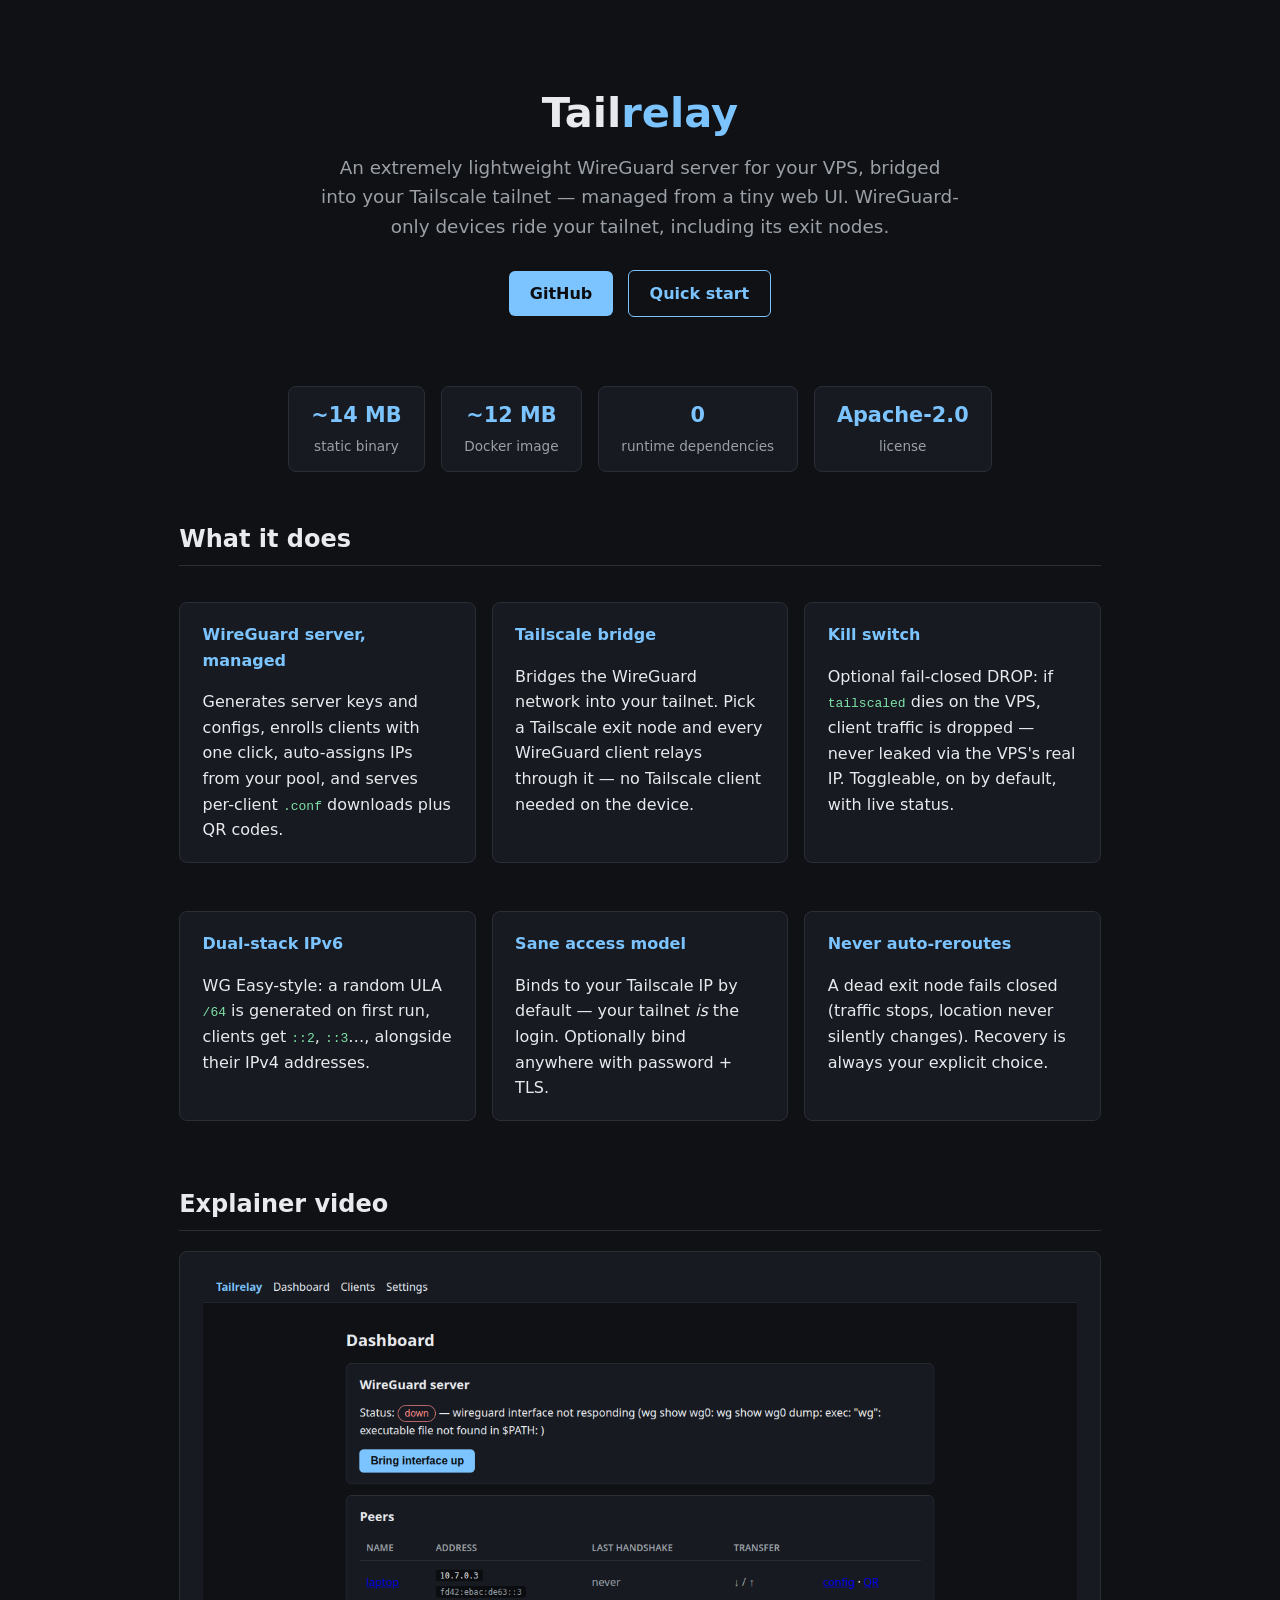
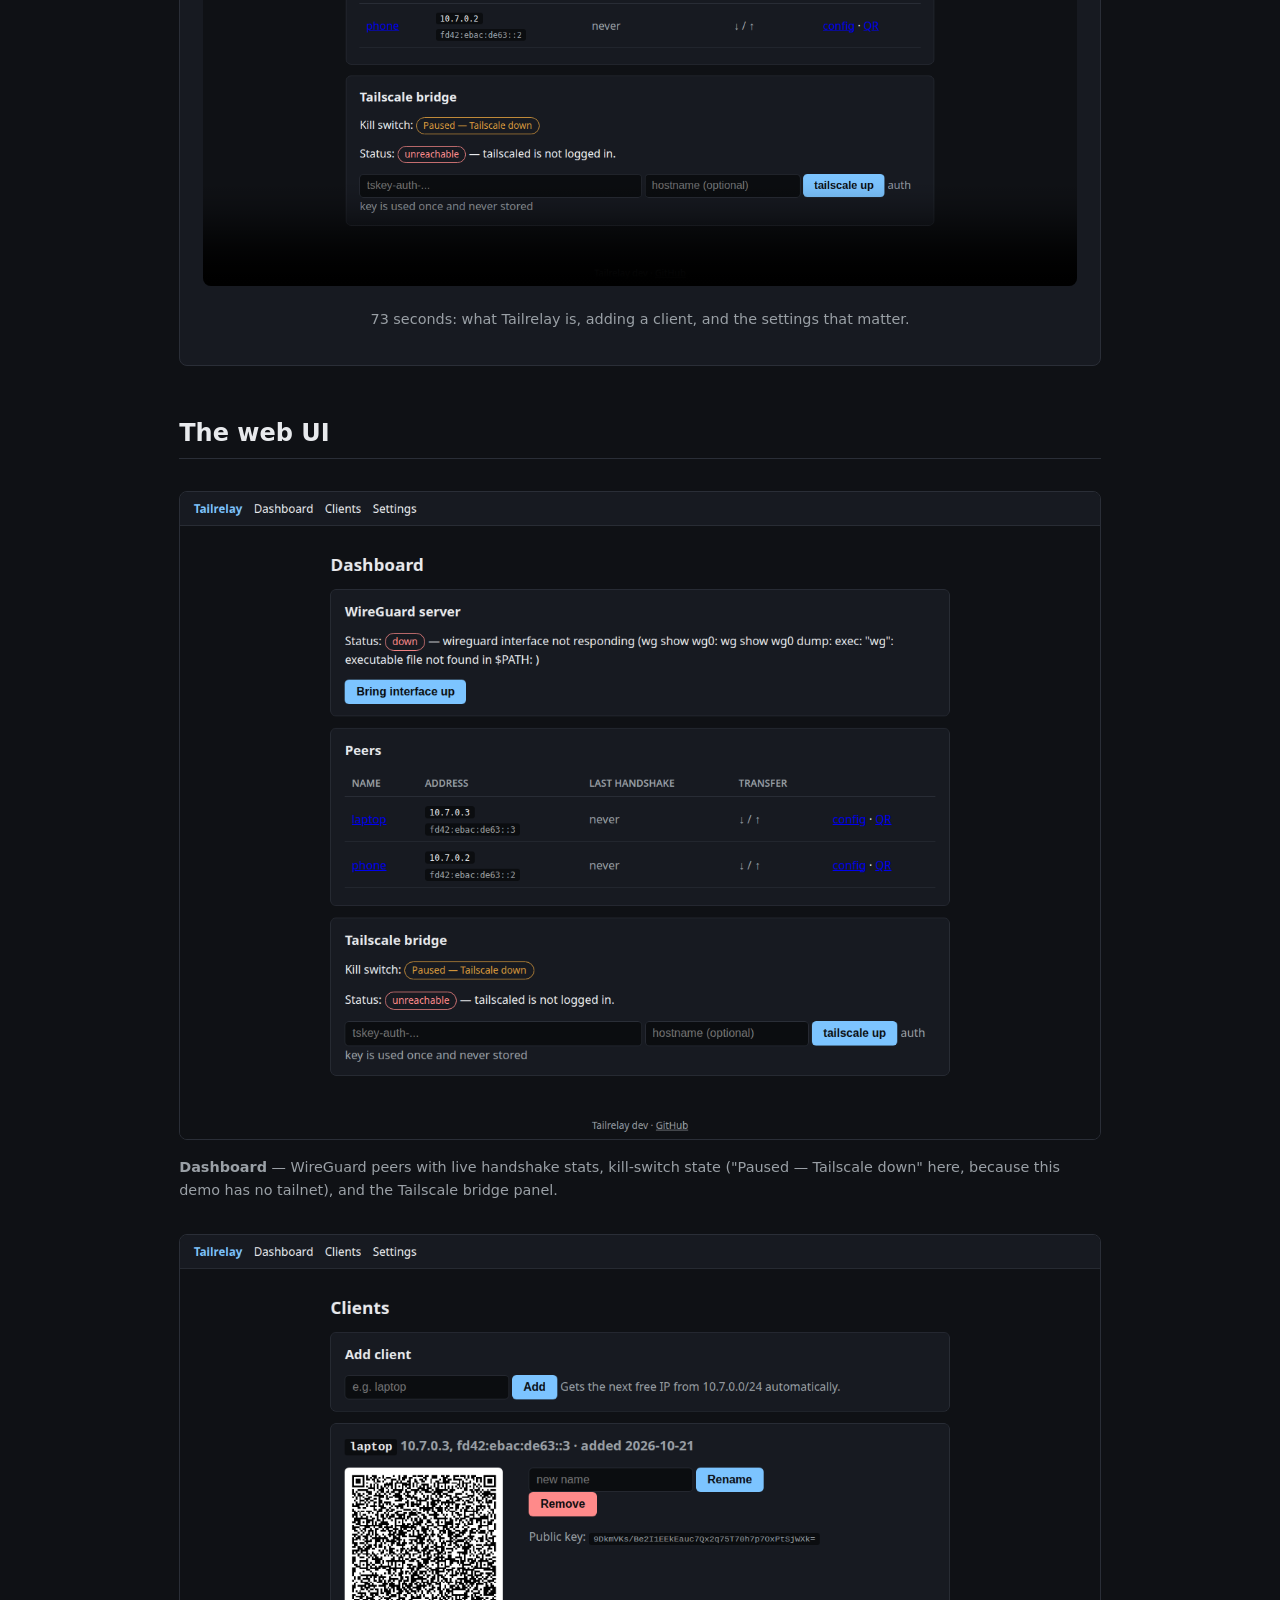
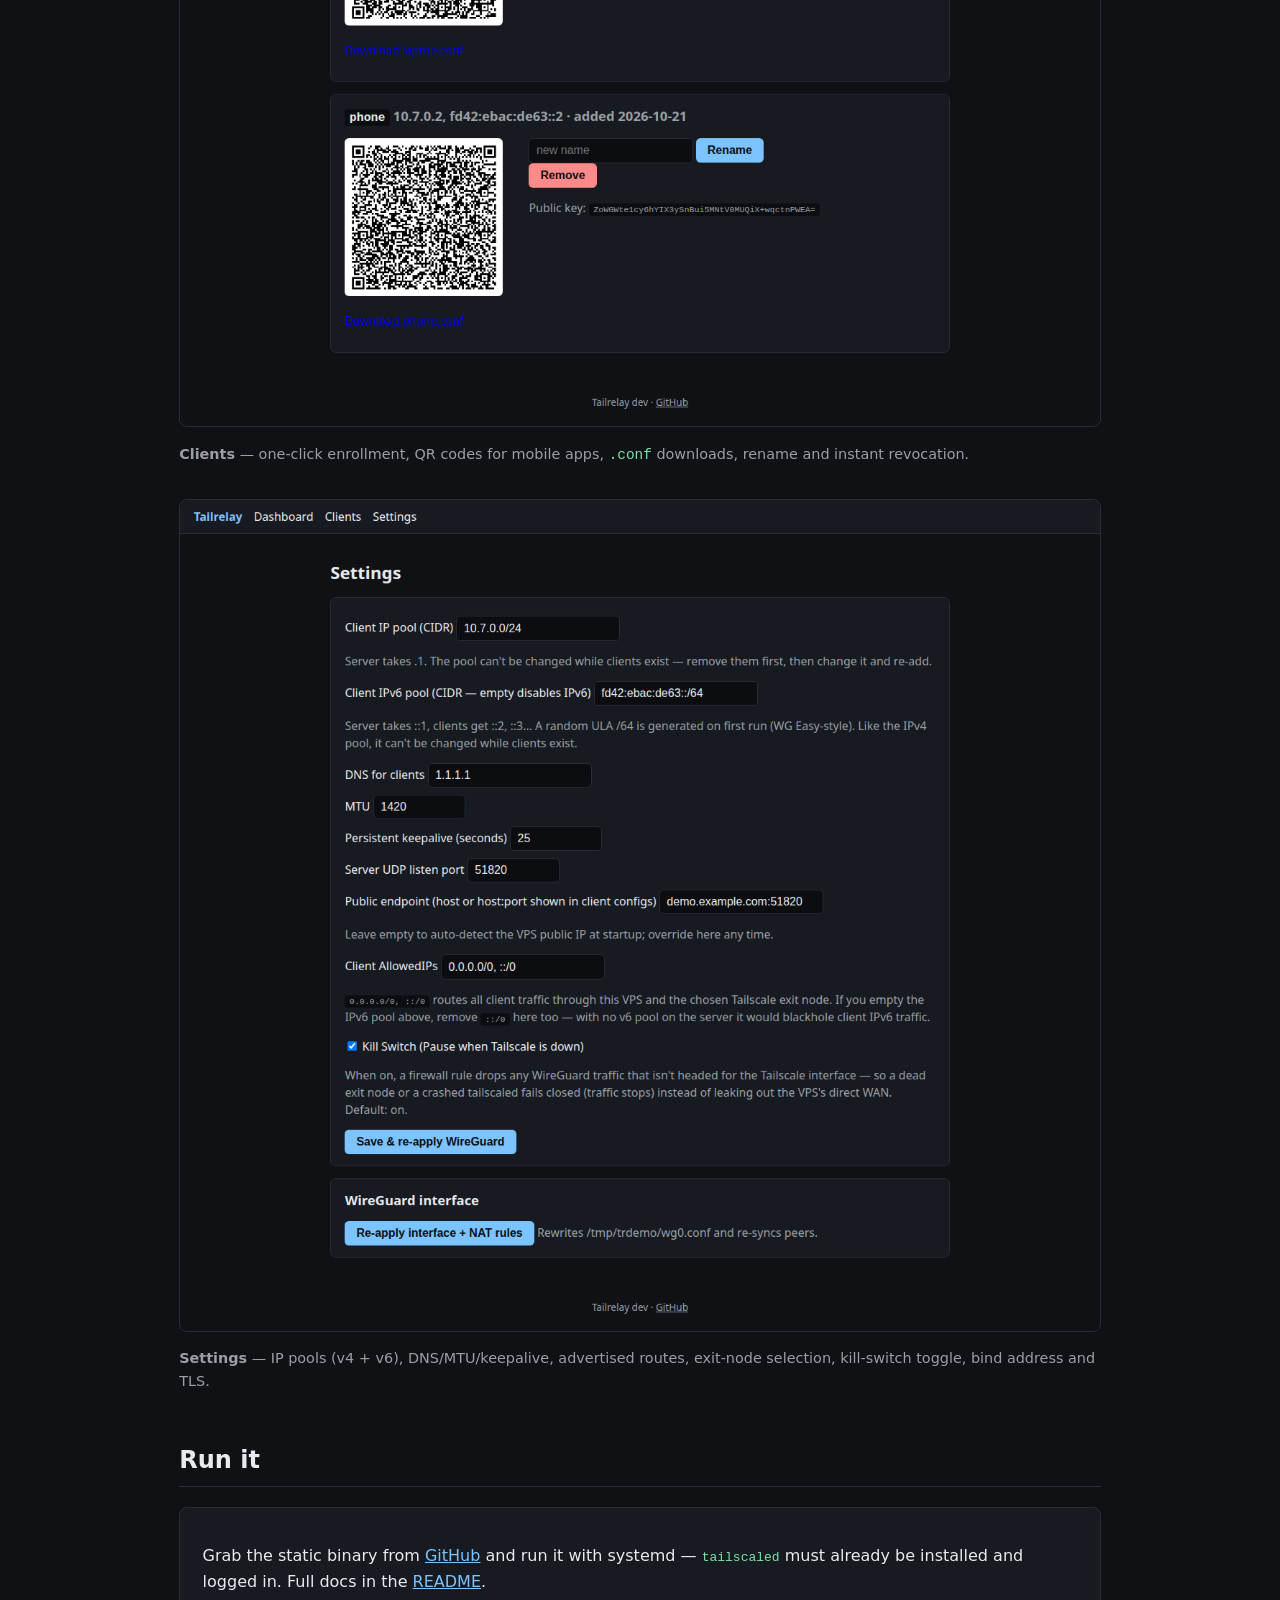
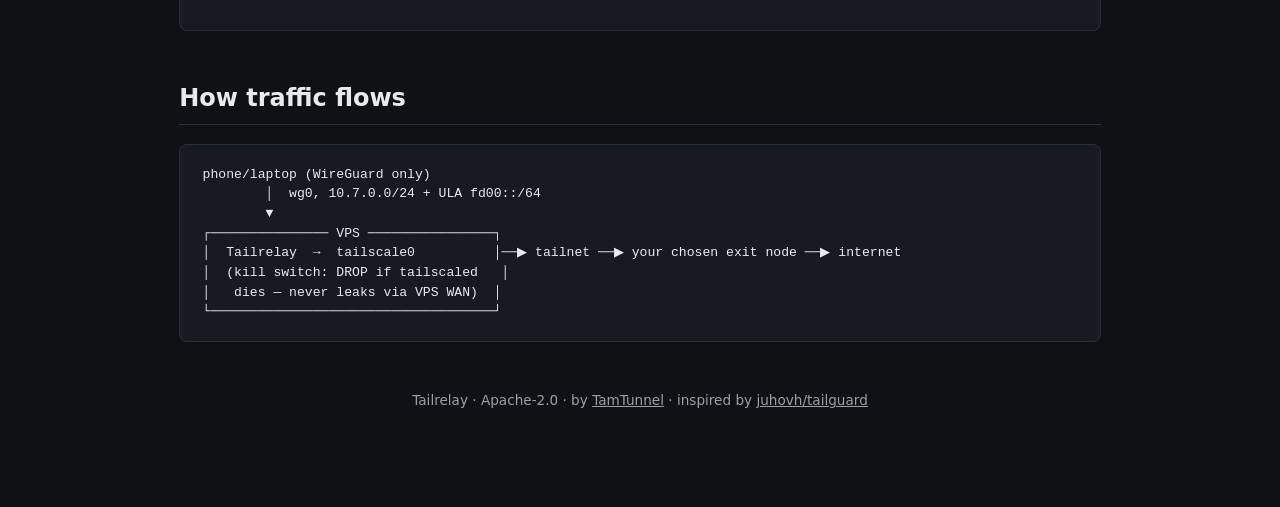
<file: index.html>
<!DOCTYPE html>
<html lang="en">
<head>
<meta charset="utf-8">
<meta name="viewport" content="width=device-width, initial-scale=1">
<title>Tailrelay — lightweight WireGuard server + Tailscale bridge</title>
<style>
:root { --bg:#0f1115; --card:#171a21; --fg:#e8eaed; --dim:#9aa0a6; --accent:#7cc4ff; --ok:#7ee2a8; --line:#2a2e37; }
* { box-sizing:border-box; }
body { background:var(--bg); color:var(--fg); font-family:system-ui,-apple-system,sans-serif; margin:0; line-height:1.6; }
main { max-width:960px; margin:0 auto; padding:2rem 1.2rem 4rem; }
.hero { text-align:center; padding:3rem 0 2rem; }
.hero h1 { font-size:2.6rem; margin:0 0 .4rem; }
.hero h1 span { color:var(--accent); }
.hero p.tag { color:var(--dim); font-size:1.15rem; max-width:640px; margin:0 auto 1.5rem; }
.btns a { display:inline-block; background:var(--accent); color:#0b0d10; font-weight:700; border-radius:6px; padding:.6rem 1.3rem; margin:.3rem; text-decoration:none; }
.btns a.ghost { background:none; color:var(--accent); border:1px solid var(--accent); }
.stats { display:flex; gap:1rem; justify-content:center; flex-wrap:wrap; margin:2rem 0; }
.stat { background:var(--card); border:1px solid var(--line); border-radius:8px; padding:.8rem 1.4rem; text-align:center; }
.stat b { display:block; font-size:1.3rem; color:var(--accent); }
.stat span { color:var(--dim); font-size:.85rem; }
h2 { margin-top:3rem; border-bottom:1px solid var(--line); padding-bottom:.4rem; }
.card { background:var(--card); border:1px solid var(--line); border-radius:8px; padding:1.2rem 1.4rem; margin:1rem 0; }
.grid { display:grid; grid-template-columns:repeat(auto-fit,minmax(260px,1fr)); gap:1rem; }
.grid .card h3 { margin-top:0; color:var(--accent); font-size:1rem; }
.shot { margin:2rem 0; }
.shot img { width:100%; border:1px solid var(--line); border-radius:8px; }
.shot p { color:var(--dim); font-size:.9rem; margin:.5rem 0 0; }
pre { background:#0b0d10; border:1px solid var(--line); border-radius:8px; padding:1rem; overflow-x:auto; font-size:.88rem; }
code { color:var(--ok); }
.diagram { font-family:monospace; white-space:pre; font-size:.82rem; line-height:1.5; }
footer { text-align:center; color:var(--dim); padding:2rem; font-size:.85rem; }
footer a { color:var(--dim); }
a { color:var(--accent); }
</style>
</head>
<body>
<main>
<div class="hero">
<h1>Tail<span>relay</span></h1>
<p class="tag">An extremely lightweight WireGuard server for your VPS, bridged into your Tailscale tailnet — managed from a tiny web UI. WireGuard-only devices ride your tailnet, including its exit nodes.</p>
<div class="btns">
<a href="https://github.com/TamTunnel/TailRelay">GitHub</a>
<a class="ghost" href="https://github.com/TamTunnel/TailRelay#quick-start">Quick start</a>
</div>
</div>

<div class="stats">
<div class="stat"><b>~14 MB</b><span>static binary</span></div>
<div class="stat"><b>~12 MB</b><span>Docker image</span></div>
<div class="stat"><b>0</b><span>runtime dependencies</span></div>
<div class="stat"><b>Apache-2.0</b><span>license</span></div>
</div>

<h2>What it does</h2>
<div class="grid">
<div class="card"><h3>WireGuard server, managed</h3>Generates server keys and configs, enrolls clients with one click, auto-assigns IPs from your pool, and serves per-client <code>.conf</code> downloads plus QR codes.</div>
<div class="card"><h3>Tailscale bridge</h3>Bridges the WireGuard network into your tailnet. Pick a Tailscale exit node and every WireGuard client relays through it — no Tailscale client needed on the device.</div>
<div class="card"><h3>Kill switch</h3>Optional fail-closed DROP: if <code>tailscaled</code> dies on the VPS, client traffic is dropped — never leaked via the VPS's real IP. Toggleable, on by default, with live status.</div>
<div class="card"><h3>Dual-stack IPv6</h3>WG Easy-style: a random ULA <code>/64</code> is generated on first run, clients get <code>::2</code>, <code>::3</code>…, alongside their IPv4 addresses.</div>
<div class="card"><h3>Sane access model</h3>Binds to your Tailscale IP by default — your tailnet <em>is</em> the login. Optionally bind anywhere with password + TLS.</div>
<div class="card"><h3>Never auto-reroutes</h3>A dead exit node fails closed (traffic stops, location never silently changes). Recovery is always your explicit choice.</div>
</div>

<h2 id="video">Explainer video</h2>
<div class="card" style="text-align:center">
<video controls preload="metadata" style="width:100%;border-radius:8px" poster="dashboard.png">
<source src="tailrelay-explainer.mp4" type="video/mp4">
Your browser doesn't support the video tag — <a href="tailrelay-explainer.mp4">download the mp4</a>.
</video>
<p style="color:var(--dim);font-size:.9rem">73 seconds: what Tailrelay is, adding a client, and the settings that matter.</p>
</div>

<h2>The web UI</h2>
<div class="shot">
<img src="dashboard.png" alt="Tailrelay dashboard: WireGuard peers, kill switch status, Tailscale bridge">
<p><b>Dashboard</b> — WireGuard peers with live handshake stats, kill-switch state ("Paused — Tailscale down" here, because this demo has no tailnet), and the Tailscale bridge panel.</p>
</div>
<div class="shot">
<img src="clients.png" alt="Tailrelay clients page: QR codes and config downloads">
<p><b>Clients</b> — one-click enrollment, QR codes for mobile apps, <code>.conf</code> downloads, rename and instant revocation.</p>
</div>
<div class="shot">
<img src="settings.png" alt="Tailrelay settings page">
<p><b>Settings</b> — IP pools (v4 + v6), DNS/MTU/keepalive, advertised routes, exit-node selection, kill-switch toggle, bind address and TLS.</p>
</div>

<h2>Run it</h2>
<div class="card">
<p>Grab the static binary from <a href="https://github.com/TamTunnel/TailRelay">GitHub</a> and run it with systemd — <code>tailscaled</code> must already be installed and logged in. Full docs in the <a href="https://github.com/TamTunnel/TailRelay#quick-start">README</a>.</p>
</div>

<h2>How traffic flows</h2>
<div class="card"><div class="diagram">phone/laptop (WireGuard only)
        │  wg0, 10.7.0.0/24 + ULA fd00::/64
        ▼
┌─────────────── VPS ────────────────┐
│  Tailrelay  →  tailscale0          │──▶ tailnet ──▶ your chosen exit node ──▶ internet
│  (kill switch: DROP if tailscaled   │
│   dies — never leaks via VPS WAN)  │
└────────────────────────────────────┘</div></div>

<footer>
Tailrelay · Apache-2.0 · by <a href="https://github.com/TamTunnel">TamTunnel</a> · inspired by <a href="https://github.com/juhovh/tailguard">juhovh/tailguard</a>
</footer>
</main>
</body>
</html>
</file>
